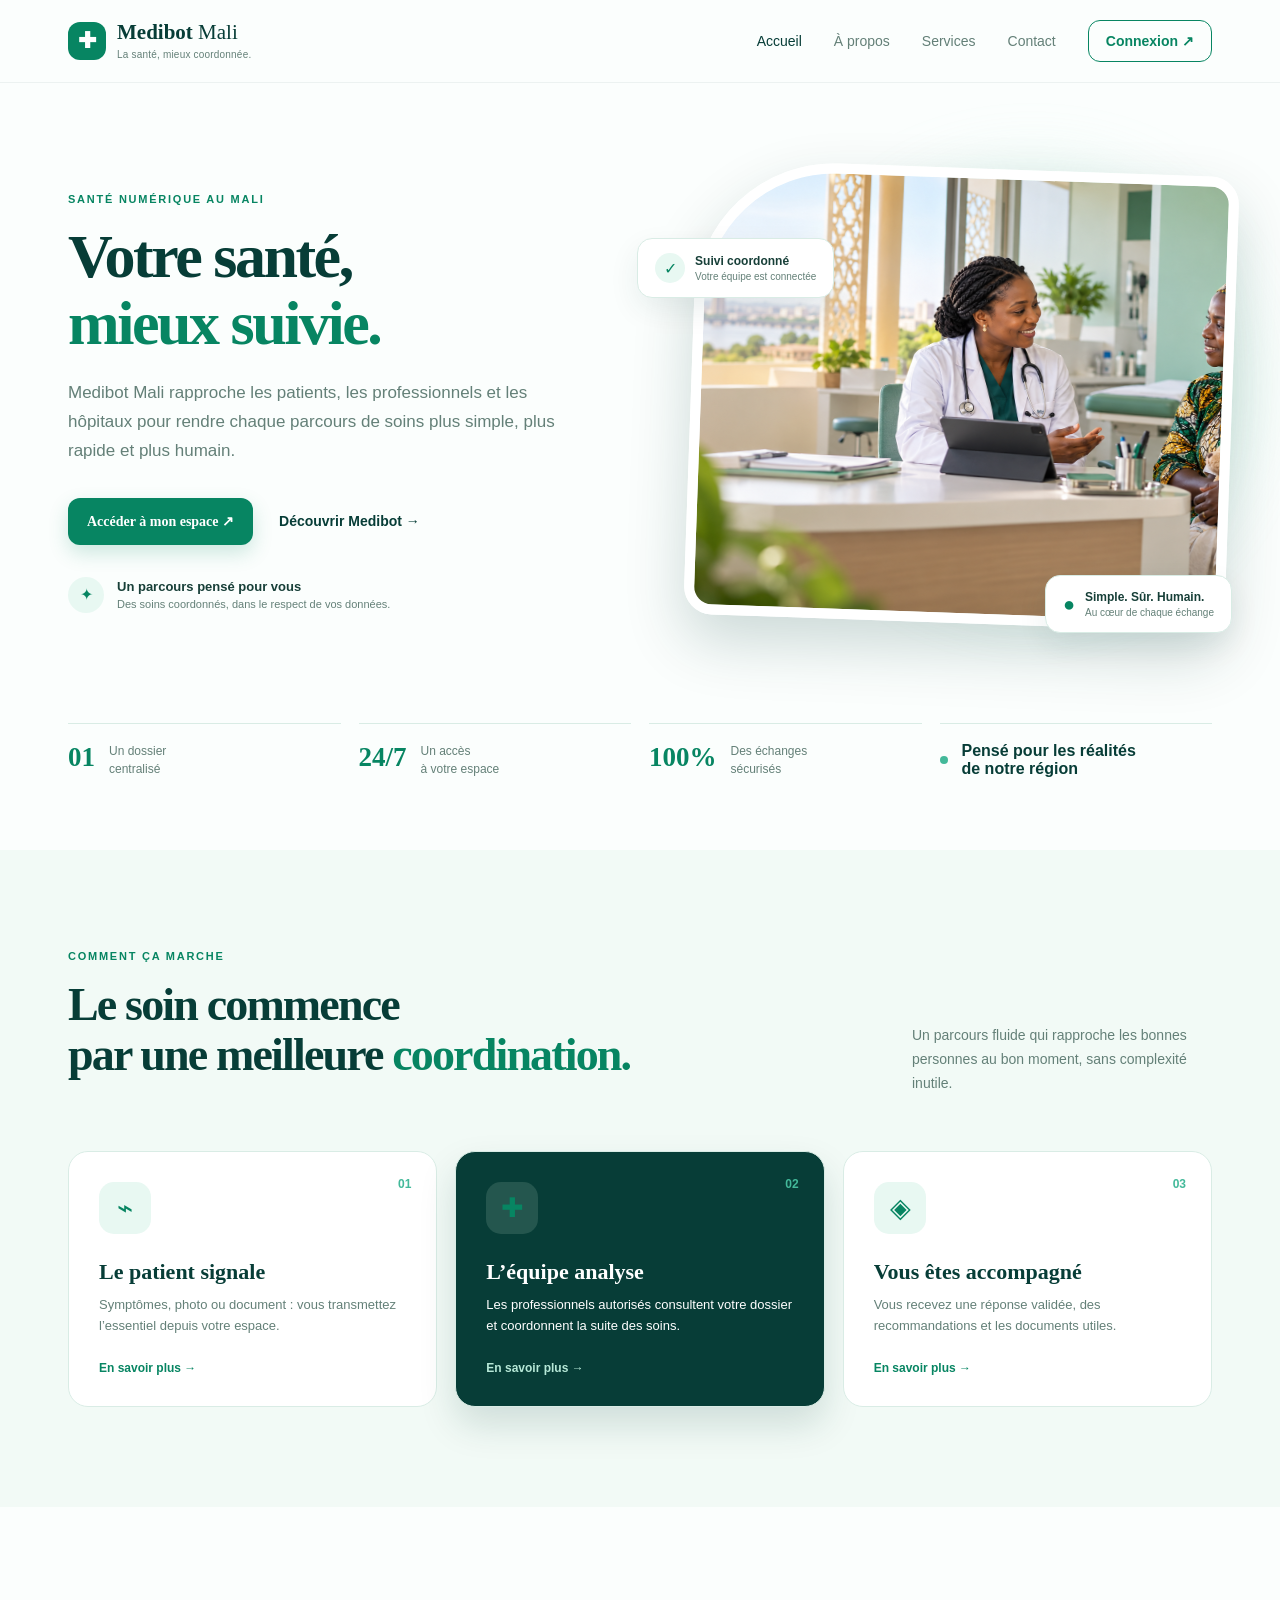
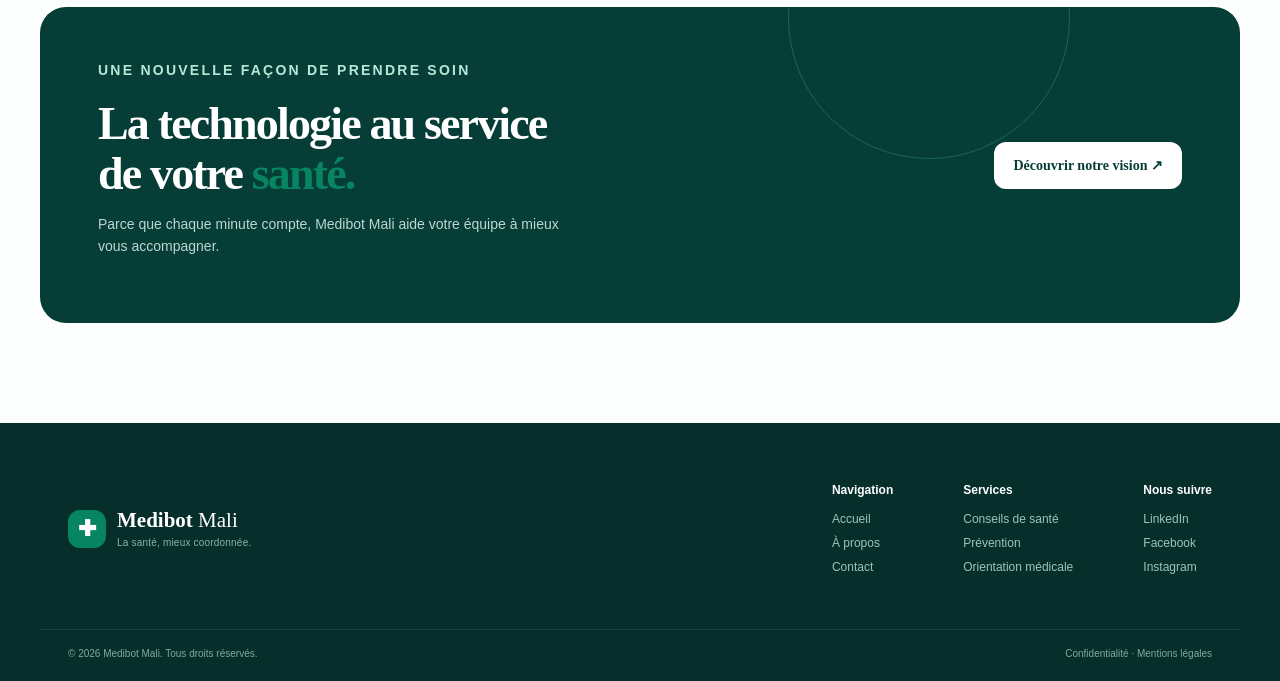
<file: site/index.html>
<!doctype html>
<html lang="fr"><head><meta charset="UTF-8"><meta name="viewport" content="width=device-width,initial-scale=1"><title>Medibot Mali — La santé, mieux coordonnée</title><link rel="stylesheet" href="styles.css"></head><body>
<header class="site-header"><nav class="nav container"><a class="brand" href="index.html"><span class="brand-mark">✚</span><span><b>Medibot</b> Mali<small>La santé, mieux coordonnée.</small></span></a><button class="menu-toggle">☰</button><div class="nav-links"><a class="active" href="index.html">Accueil</a><a href="about.html">À propos</a><a href="services.html">Services</a><a href="contact.html">Contact</a><a class="nav-login" href="login.html">Connexion ↗</a></div></nav></header>
<main>
<section class="hero container reveal"><div class="hero-copy"><p class="eyebrow">SANTÉ NUMÉRIQUE AU MALI</p><h1>Votre santé,<br><em>mieux suivie.</em></h1><p class="hero-text">Medibot Mali rapproche les patients, les professionnels et les hôpitaux pour rendre chaque parcours de soins plus simple, plus rapide et plus humain.</p><div class="hero-actions"><a class="button primary" href="login.html">Accéder à mon espace ↗</a><a class="text-link" href="about.html">Découvrir Medibot →</a></div><div class="trust"><span class="trust-icon">✦</span><span><b>Un parcours pensé pour vous</b><small>Des soins coordonnés, dans le respect de vos données.</small></span></div></div><div class="hero-visual"><div class="visual-glow"></div><div class="image-frame"><img src="assets/hero-clinic.png" alt="Médecin africaine échangeant avec une mère et son enfant"></div><div class="floating-card floating-top"><span class="mini-icon">✓</span><span><b>Suivi coordonné</b><small>Votre équipe est connectée</small></span></div><div class="floating-card floating-bottom"><span class="pulse">●</span><span><b>Simple. Sûr. Humain.</b><small>Au cœur de chaque échange</small></span></div></div></section>
<section class="stats container reveal"><div><strong>01</strong><span>Un dossier<br>centralisé</span></div><div><strong>24/7</strong><span>Un accès<br>à votre espace</span></div><div><strong>100%</strong><span>Des échanges<br>sécurisés</span></div><div class="stats-note"><span class="dot"></span> Pensé pour les réalités<br>de notre région</div></section>
<section class="section light" id="fonctionnement"><div class="container"><div class="section-heading reveal"><div><p class="eyebrow">COMMENT ÇA MARCHE</p><h2>Le soin commence<br>par une meilleure <em>coordination.</em></h2></div><p>Un parcours fluide qui rapproche les bonnes personnes au bon moment, sans complexité inutile.</p></div><div class="steps"><article class="step-card reveal"><span class="step-number">01</span><div class="step-icon">⌁</div><h3>Le patient signale</h3><p>Symptômes, photo ou document : vous transmettez l’essentiel depuis votre espace.</p><a href="login.html">En savoir plus →</a></article><article class="step-card featured reveal"><span class="step-number">02</span><div class="step-icon">✚</div><h3>L’équipe analyse</h3><p>Les professionnels autorisés consultent votre dossier et coordonnent la suite des soins.</p><a href="services.html">En savoir plus →</a></article><article class="step-card reveal"><span class="step-number">03</span><div class="step-icon">◈</div><h3>Vous êtes accompagné</h3><p>Vous recevez une réponse validée, des recommandations et les documents utiles.</p><a href="about.html">En savoir plus →</a></article></div></div></section>
<section class="cta container reveal"><div><p class="eyebrow">UNE NOUVELLE FAÇON DE PRENDRE SOIN</p><h2>La technologie au service<br>de votre <em>santé.</em></h2><p>Parce que chaque minute compte, Medibot Mali aide votre équipe à mieux vous accompagner.</p></div><a class="button light-button" href="about.html">Découvrir notre vision ↗</a></section>
</main><footer><div class="container footer-top"><a class="brand" href="index.html"><span class="brand-mark">✚</span><span><b>Medibot</b> Mali<small>La santé, mieux coordonnée.</small></span></a><div class="footer-links"><div><b>Navigation</b><a href="index.html">Accueil</a><a href="about.html">À propos</a><a href="contact.html">Contact</a></div><div><b>Services</b><a href="services.html">Conseils de santé</a><a href="services.html">Prévention</a><a href="services.html">Orientation médicale</a></div><div><b>Nous suivre</b><a href="contact.html">LinkedIn</a><a href="contact.html">Facebook</a><a href="contact.html">Instagram</a></div></div></div><div class="container footer-bottom"><span>© 2026 Medibot Mali. Tous droits réservés.</span><span>Confidentialité · Mentions légales</span></div></footer><script src="app.js"></script></body></html>
</file>
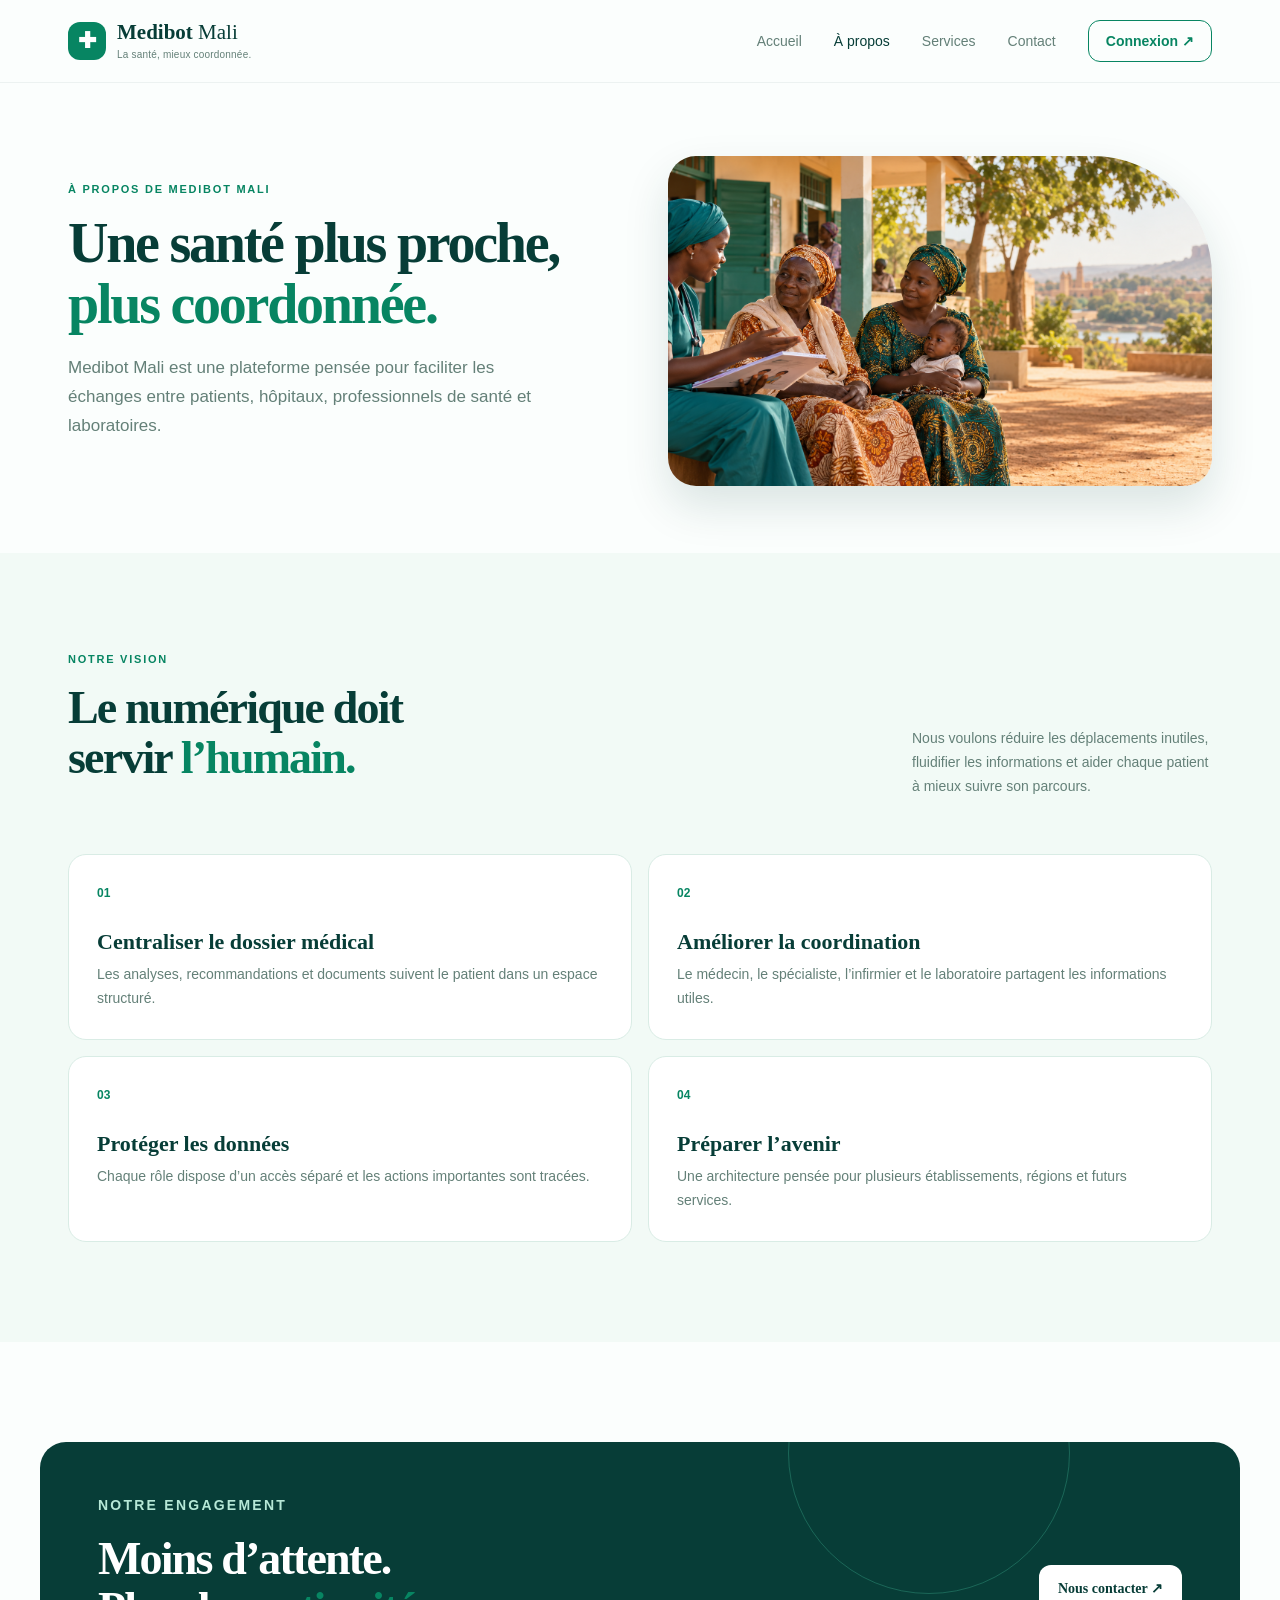
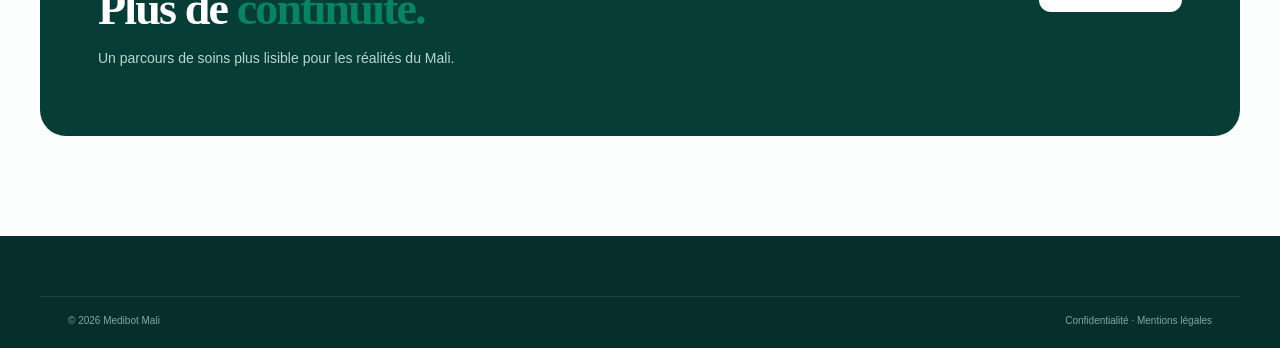
<file: site/about.html>
<!doctype html><html lang="fr"><head><meta charset="UTF-8"><meta name="viewport" content="width=device-width,initial-scale=1"><title>À propos — Medibot Mali</title><link rel="stylesheet" href="styles.css"></head><body><header class="site-header"><nav class="nav container"><a class="brand" href="index.html"><span class="brand-mark">✚</span><span><b>Medibot</b> Mali<small>La santé, mieux coordonnée.</small></span></a><button class="menu-toggle">☰</button><div class="nav-links"><a href="index.html">Accueil</a><a class="active" href="about.html">À propos</a><a href="services.html">Services</a><a href="contact.html">Contact</a><a class="nav-login" href="login.html">Connexion ↗</a></div></nav></header><main><section class="page-hero container"><div><p class="eyebrow">À PROPOS DE MEDIBOT MALI</p><h1>Une santé plus proche,<br><em>plus coordonnée.</em></h1><p>Medibot Mali est une plateforme pensée pour faciliter les échanges entre patients, hôpitaux, professionnels de santé et laboratoires.</p></div><img src="assets/community-care.png" alt="Professionnelle de santé échangeant avec une famille malienne"></section><section class="section light"><div class="container"><div class="section-heading"><div><p class="eyebrow">NOTRE VISION</p><h2>Le numérique doit<br>servir <em>l’humain.</em></h2></div><p>Nous voulons réduire les déplacements inutiles, fluidifier les informations et aider chaque patient à mieux suivre son parcours.</p></div><div class="benefit-grid"><article><b>01</b><h3>Centraliser le dossier médical</h3><p>Les analyses, recommandations et documents suivent le patient dans un espace structuré.</p></article><article><b>02</b><h3>Améliorer la coordination</h3><p>Le médecin, le spécialiste, l’infirmier et le laboratoire partagent les informations utiles.</p></article><article><b>03</b><h3>Protéger les données</h3><p>Chaque rôle dispose d’un accès séparé et les actions importantes sont tracées.</p></article><article><b>04</b><h3>Préparer l’avenir</h3><p>Une architecture pensée pour plusieurs établissements, régions et futurs services.</p></article></div></div></section><section class="container cta"><div><p class="eyebrow">NOTRE ENGAGEMENT</p><h2>Moins d’attente.<br>Plus de <em>continuité.</em></h2><p>Un parcours de soins plus lisible pour les réalités du Mali.</p></div><a class="button light-button" href="contact.html">Nous contacter ↗</a></section></main><footer><div class="container footer-bottom"><span>© 2026 Medibot Mali</span><span>Confidentialité · Mentions légales</span></div></footer><script src="app.js"></script></body></html>
</file>
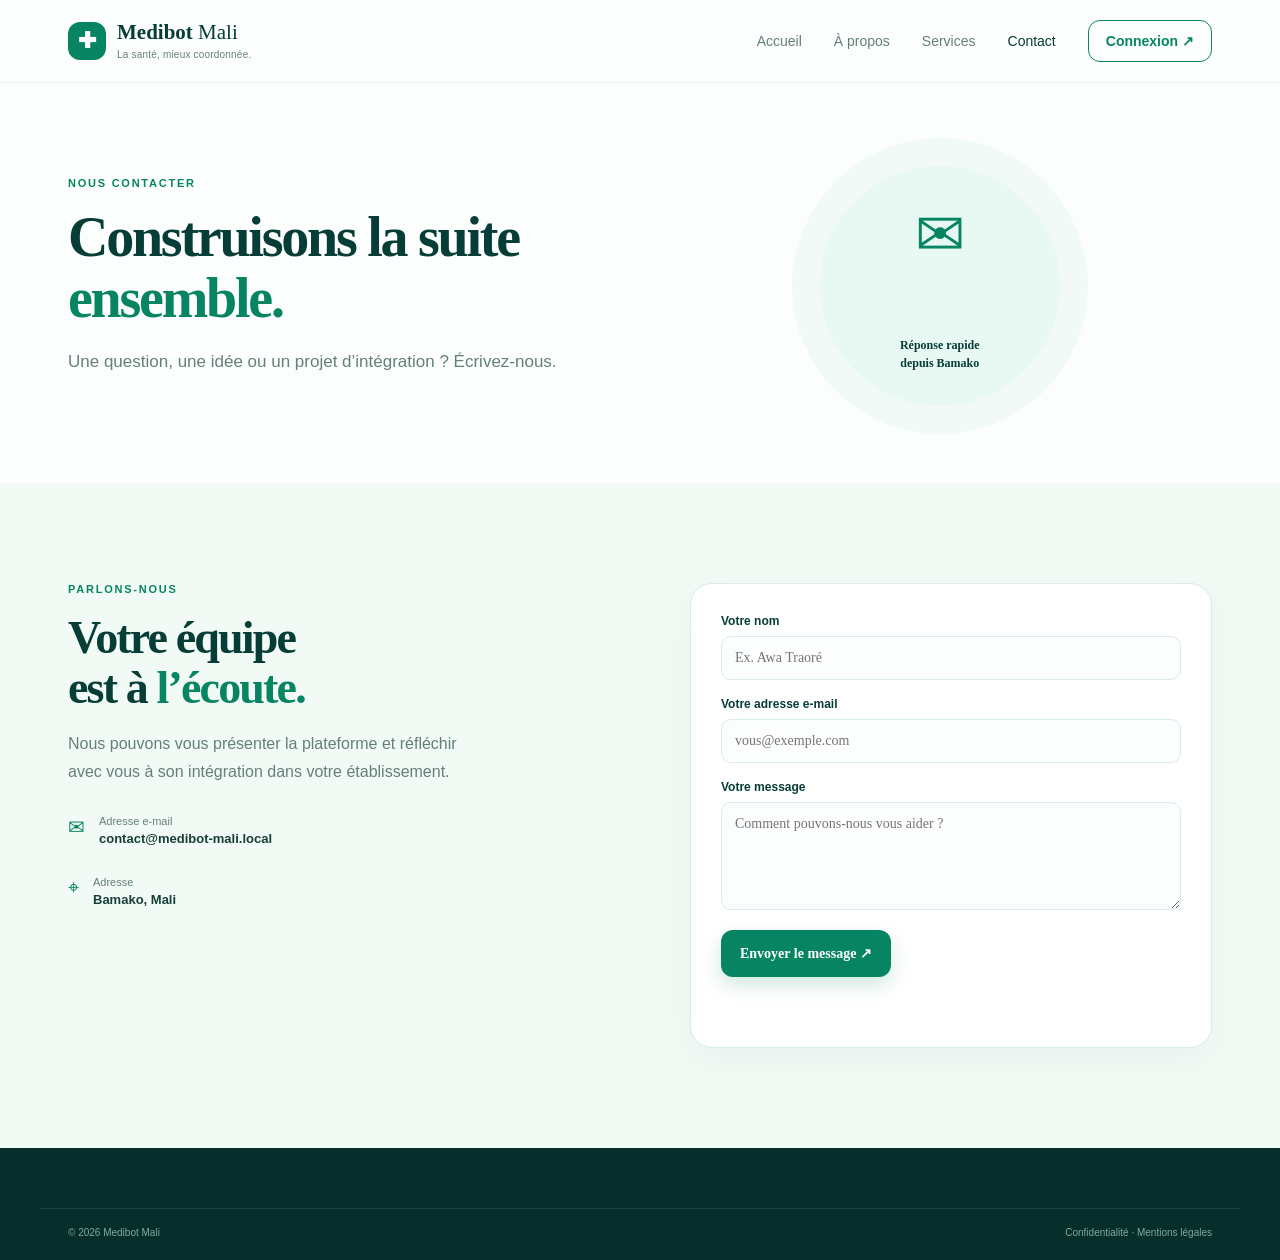
<file: site/contact.html>
<!doctype html><html lang="fr"><head><meta charset="UTF-8"><meta name="viewport" content="width=device-width,initial-scale=1"><title>Contact — Medibot Mali</title><link rel="stylesheet" href="styles.css"></head><body><header class="site-header"><nav class="nav container"><a class="brand" href="index.html"><span class="brand-mark">✚</span><span><b>Medibot</b> Mali<small>La santé, mieux coordonnée.</small></span></a><button class="menu-toggle">☰</button><div class="nav-links"><a href="index.html">Accueil</a><a href="about.html">À propos</a><a href="services.html">Services</a><a class="active" href="contact.html">Contact</a><a class="nav-login" href="login.html">Connexion ↗</a></div></nav></header><main><section class="page-hero compact-hero container"><div><p class="eyebrow">NOUS CONTACTER</p><h1>Construisons la suite<br><em>ensemble.</em></h1><p>Une question, une idée ou un projet d’intégration ? Écrivez-nous.</p></div><div class="contact-orb">✉<small>Réponse rapide<br>depuis Bamako</small></div></section><section class="section contact-section"><div class="container contact-grid"><div><p class="eyebrow">PARLONS-NOUS</p><h2>Votre équipe<br>est à <em>l’écoute.</em></h2><p>Nous pouvons vous présenter la plateforme et réfléchir avec vous à son intégration dans votre établissement.</p><div class="contact-details"><span>✉</span><div><small>Adresse e-mail</small><b>contact@medibot-mali.local</b></div></div><div class="contact-details"><span>⌖</span><div><small>Adresse</small><b>Bamako, Mali</b></div></div></div><form class="contact-form" id="contactForm"><label>Votre nom<input required placeholder="Ex. Awa Traoré"></label><label>Votre adresse e-mail<input required type="email" placeholder="vous@exemple.com"></label><label>Votre message<textarea required rows="5" placeholder="Comment pouvons-nous vous aider ?"></textarea></label><button class="button primary" type="submit">Envoyer le message ↗</button><p class="form-message"></p></form></div></section></main><footer><div class="container footer-bottom"><span>© 2026 Medibot Mali</span><span>Confidentialité · Mentions légales</span></div></footer><script src="app.js"></script></body></html>
</file>
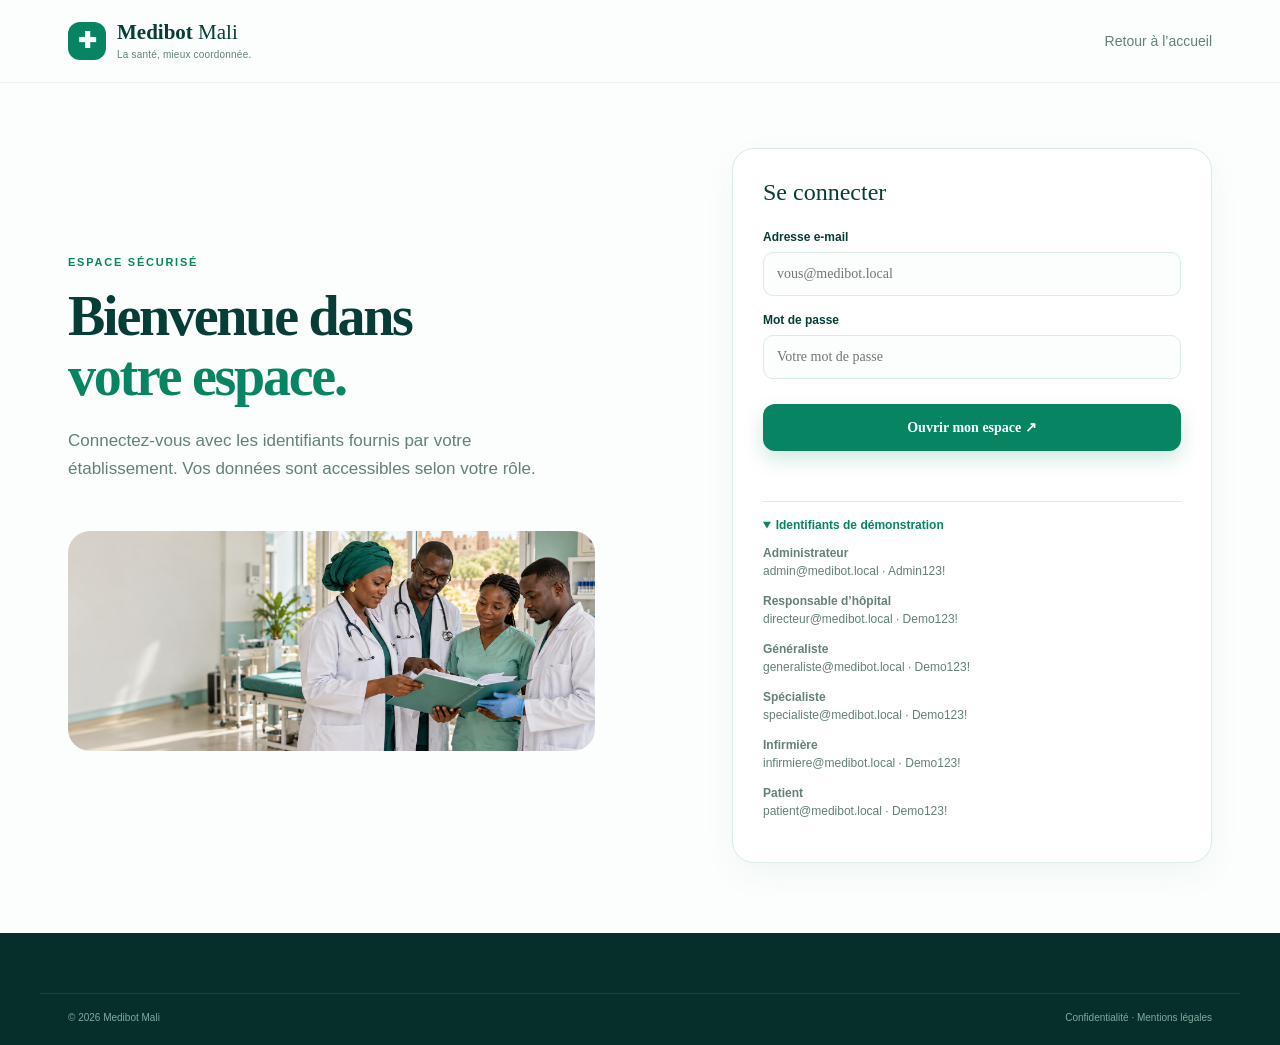
<file: site/login.html>
<!doctype html><html lang="fr"><head><meta charset="UTF-8"><meta name="viewport" content="width=device-width,initial-scale=1"><title>Connexion — Medibot Mali</title><link rel="stylesheet" href="styles.css"></head><body><header class="site-header"><nav class="nav container"><a class="brand" href="index.html"><span class="brand-mark">✚</span><span><b>Medibot</b> Mali<small>La santé, mieux coordonnée.</small></span></a><div class="nav-links"><a href="index.html">Retour à l’accueil</a></div></nav></header><main><section class="login-page container"><div class="login-intro"><p class="eyebrow">ESPACE SÉCURISÉ</p><h1>Bienvenue dans<br><em>votre espace.</em></h1><p>Connectez-vous avec les identifiants fournis par votre établissement. Vos données sont accessibles selon votre rôle.</p><img src="assets/team-clinic.png" alt="Équipe médicale africaine"></div><form class="login-form" id="loginForm"><h3>Se connecter</h3><label>Adresse e-mail<input required type="email" id="email" placeholder="vous@medibot.local"></label><label>Mot de passe<input required type="password" id="password" placeholder="Votre mot de passe"></label><button class="button primary full" type="submit">Ouvrir mon espace ↗</button><p class="login-message"></p><details open><summary>Identifiants de démonstration</summary><p><b>Administrateur</b><br>admin@medibot.local · Admin123!</p><p><b>Responsable d’hôpital</b><br>directeur@medibot.local · Demo123!</p><p><b>Généraliste</b><br>generaliste@medibot.local · Demo123!</p><p><b>Spécialiste</b><br>specialiste@medibot.local · Demo123!</p><p><b>Infirmière</b><br>infirmiere@medibot.local · Demo123!</p><p><b>Patient</b><br>patient@medibot.local · Demo123!</p></details></form></section></main><footer><div class="container footer-bottom"><span>© 2026 Medibot Mali</span><span>Confidentialité · Mentions légales</span></div></footer><script src="app.js"></script></body></html>
</file>
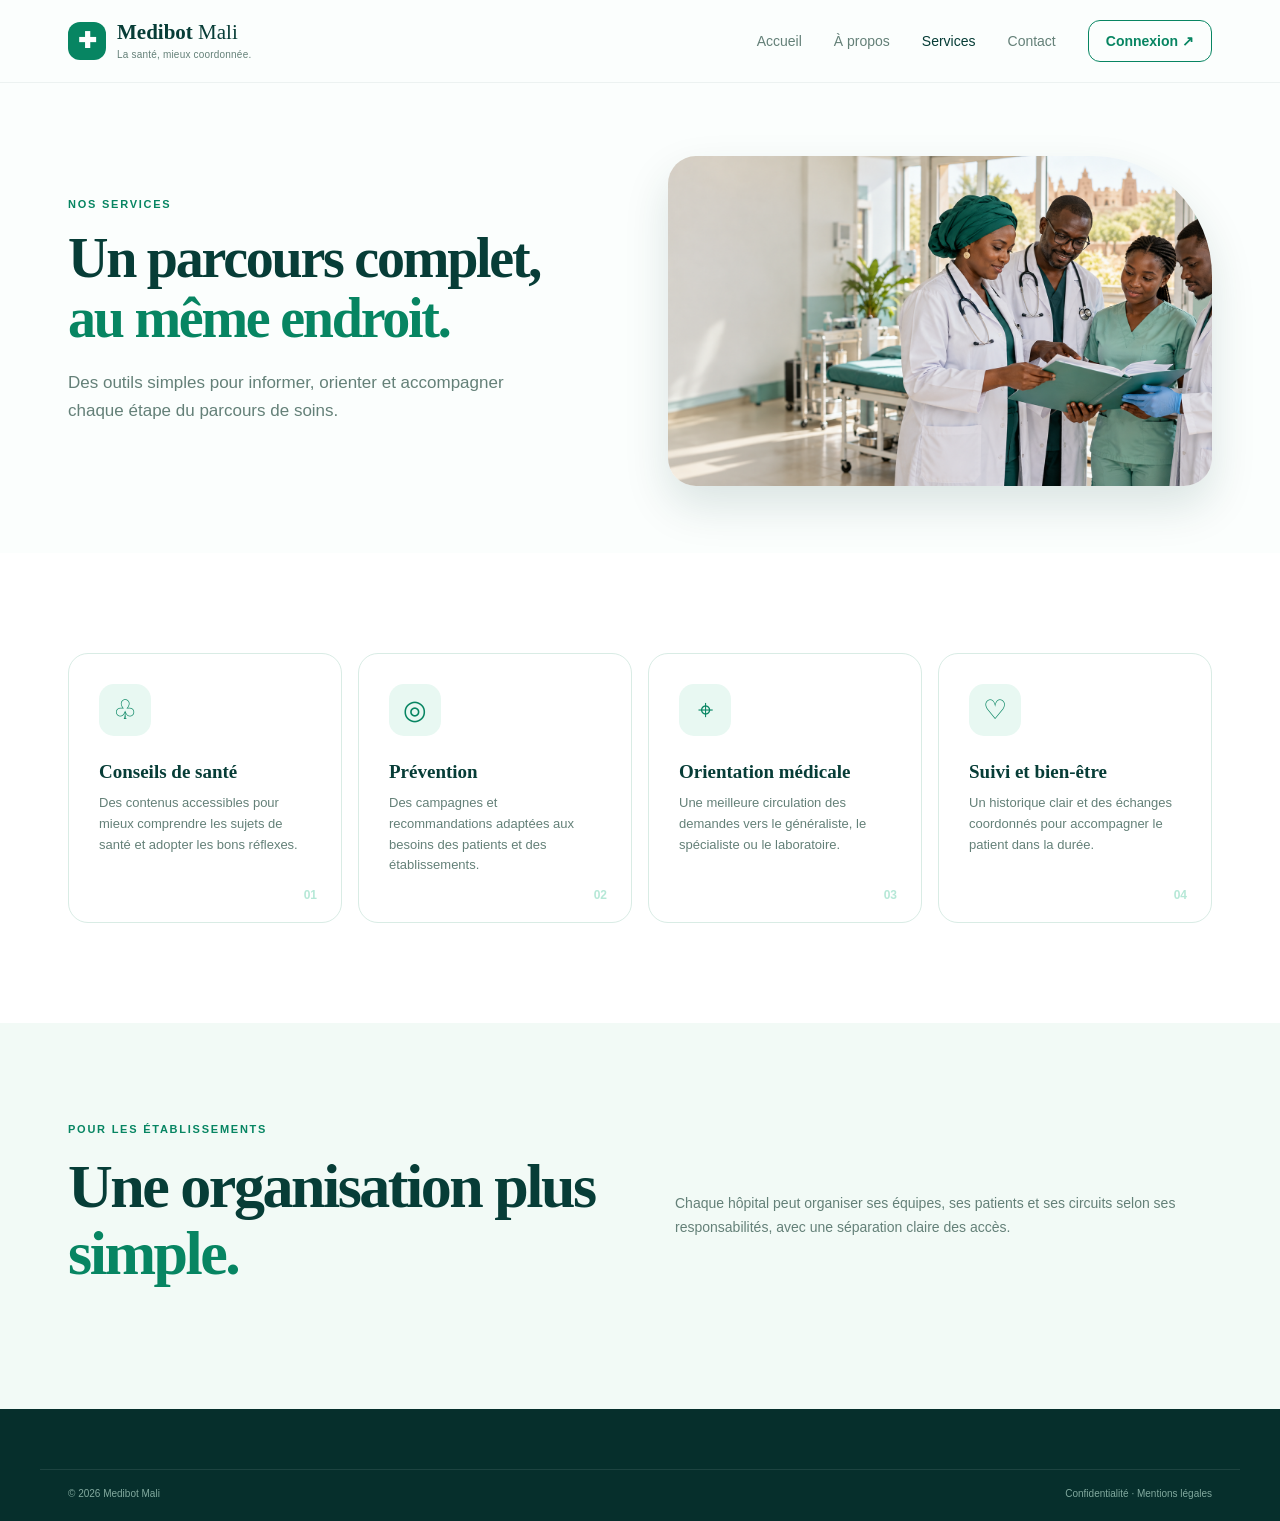
<file: site/services.html>
<!doctype html><html lang="fr"><head><meta charset="UTF-8"><meta name="viewport" content="width=device-width,initial-scale=1"><title>Services — Medibot Mali</title><link rel="stylesheet" href="styles.css"></head><body><header class="site-header"><nav class="nav container"><a class="brand" href="index.html"><span class="brand-mark">✚</span><span><b>Medibot</b> Mali<small>La santé, mieux coordonnée.</small></span></a><button class="menu-toggle">☰</button><div class="nav-links"><a href="index.html">Accueil</a><a href="about.html">À propos</a><a class="active" href="services.html">Services</a><a href="contact.html">Contact</a><a class="nav-login" href="login.html">Connexion ↗</a></div></nav></header><main><section class="page-hero container"><div><p class="eyebrow">NOS SERVICES</p><h1>Un parcours complet,<br><em>au même endroit.</em></h1><p>Des outils simples pour informer, orienter et accompagner chaque étape du parcours de soins.</p></div><img src="assets/team-clinic.png" alt="Équipe médicale africaine en réunion"></section><section class="section services"><div class="container"><div class="service-grid large"><article class="service-card"><div class="service-icon">♧</div><h3>Conseils de santé</h3><p>Des contenus accessibles pour mieux comprendre les sujets de santé et adopter les bons réflexes.</p><span>01</span></article><article class="service-card"><div class="service-icon">◎</div><h3>Prévention</h3><p>Des campagnes et recommandations adaptées aux besoins des patients et des établissements.</p><span>02</span></article><article class="service-card"><div class="service-icon">⌖</div><h3>Orientation médicale</h3><p>Une meilleure circulation des demandes vers le généraliste, le spécialiste ou le laboratoire.</p><span>03</span></article><article class="service-card"><div class="service-icon">♡</div><h3>Suivi et bien-être</h3><p>Un historique clair et des échanges coordonnés pour accompagner le patient dans la durée.</p><span>04</span></article></div></div></section><section class="section light"><div class="container split-copy"><div><p class="eyebrow">POUR LES ÉTABLISSEMENTS</p><h2>Une organisation plus <em>simple.</em></h2></div><p>Chaque hôpital peut organiser ses équipes, ses patients et ses circuits selon ses responsabilités, avec une séparation claire des accès.</p></div></section></main><footer><div class="container footer-bottom"><span>© 2026 Medibot Mali</span><span>Confidentialité · Mentions légales</span></div></footer><script src="app.js"></script></body></html>
</file>
<file: site/styles.css>
:root{--deep:#073d37;--green:#078562;--teal:#43b99a;--mint:#e8f8f2;--soft:#b6e8d7;--cream:#fbfefd;--ink:#173f38;--muted:#648078;--line:#d9ece5}*{box-sizing:border-box}html{scroll-behavior:smooth}body{margin:0;background:var(--cream);color:var(--ink);font-family:'DM Sans',sans-serif;overflow-x:hidden}.container{max-width:1200px;margin:0 auto;padding-left:28px;padding-right:28px}.site-header{background:rgba(251,254,253,.9);backdrop-filter:blur(14px);position:sticky;top:0;z-index:10;border-bottom:1px solid rgba(7,61,55,.06)}.nav{height:82px;display:flex;align-items:center;justify-content:space-between}.brand{display:flex;align-items:center;gap:11px;color:var(--deep);text-decoration:none;font-family:'Playfair Display',serif;font-size:21px;line-height:1}.brand b{font-weight:700}.brand small{display:block;font:10px 'DM Sans',sans-serif;color:var(--muted);margin-top:6px;letter-spacing:.02em}.brand-mark{display:grid;place-items:center;background:var(--green);color:white;border-radius:12px;width:38px;height:38px;font:700 22px 'DM Sans'}.nav-links{display:flex;align-items:center;gap:32px}.nav-links a{color:var(--muted);font-size:14px;text-decoration:none;transition:.2s}.nav-links a:hover,.nav-links a.active{color:var(--deep)}.nav-login{border:1px solid var(--green);padding:12px 17px;border-radius:12px;color:var(--green)!important;font-weight:700}.nav-login span,.button span{margin-left:10px}.menu-toggle{display:none;background:none;border:0;font-size:24px;color:var(--deep)}.hero{min-height:640px;display:grid;grid-template-columns:48% 52%;align-items:center;gap:20px;padding-top:55px;padding-bottom:55px}.eyebrow{color:var(--green);letter-spacing:.16em;font-weight:700;font-size:11px;margin:0 0 18px}.hero h1,h2{font-family:'Playfair Display',serif;color:var(--deep);font-size:62px;line-height:1.08;letter-spacing:-.04em;margin:0 0 22px}.hero h1 em,h2 em{font-style:normal;color:var(--green)}.hero-text{font-size:17px;line-height:1.7;color:var(--muted);max-width:510px}.hero-actions{display:flex;align-items:center;gap:26px;margin:32px 0}.button{display:inline-flex;align-items:center;justify-content:center;border:0;text-decoration:none;cursor:pointer;font:700 14px 'DM Sans';border-radius:12px;padding:15px 19px}.primary{background:var(--green);color:white;box-shadow:0 8px 20px #07856230}.primary:hover{background:var(--deep);transform:translateY(-2px)}.text-link{color:var(--deep);font-weight:700;text-decoration:none;font-size:14px}.text-link span{color:var(--green);margin-left:8px}.trust{display:flex;align-items:center;gap:13px}.trust-icon{background:var(--mint);color:var(--green);width:36px;height:36px;display:grid;place-items:center;border-radius:50%}.trust b,.trust small{display:block}.trust b{font-size:13px}.trust small{color:var(--muted);font-size:11px;margin-top:4px}.hero-visual{position:relative;height:510px}.image-frame{position:absolute;right:0;top:20px;width:91%;height:455px;border-radius:140px 28px 28px 28px;overflow:hidden;box-shadow:0 26px 60px #073d3730;transform:rotate(2deg);border:10px solid white}.image-frame img{width:100%;height:100%;object-fit:cover}.visual-glow{position:absolute;width:400px;height:400px;right:0;top:40px;background:var(--soft);filter:blur(40px);opacity:.55;border-radius:50%}.floating-card{position:absolute;background:white;border:1px solid var(--line);border-radius:15px;padding:14px 17px;display:flex;align-items:center;gap:10px;box-shadow:0 12px 30px #073d3715;z-index:2}.floating-card b,.floating-card small{display:block}.floating-card b{font-size:12px}.floating-card small{color:var(--muted);font-size:10px;margin-top:3px}.floating-top{top:90px;left:0}.floating-bottom{bottom:25px;right:0}.mini-icon{color:var(--green);background:var(--mint);border-radius:50%;width:30px;height:30px;display:grid;place-items:center}.pulse{color:var(--green);font-size:20px}.stats{display:grid;grid-template-columns:repeat(4,1fr);gap:18px;padding-bottom:72px}.stats>div{border-top:1px solid var(--line);padding-top:18px;display:flex;gap:14px}.stats strong{font:700 27px 'Playfair Display';color:var(--green)}.stats span{font-size:12px;line-height:1.5;color:var(--muted)}.stats-note{font-weight:600!important;color:var(--deep)!important;align-items:center}.dot{display:block;width:8px;height:8px;background:var(--teal);border-radius:50%}.section{padding:100px 0}.light{background:#f2faf6}.section-heading{display:flex;justify-content:space-between;align-items:end;margin-bottom:50px}.section-heading h2,.cta h2,.contact-grid h2,.login-grid h2{font-size:46px}.section-heading>p{max-width:300px;color:var(--muted);font-size:14px;line-height:1.7;margin-bottom:6px}.steps{display:grid;grid-template-columns:repeat(3,1fr);gap:18px}.step-card,.service-card{background:white;border:1px solid var(--line);border-radius:20px;padding:30px;position:relative;min-height:250px}.step-card.featured{background:var(--deep);color:white;transform:translateY(-14px);box-shadow:0 18px 36px #073d3725}.step-card.featured h3,.step-card.featured p{color:white}.step-number{position:absolute;right:25px;top:25px;color:var(--teal);font-weight:700;font-size:12px}.step-icon,.service-icon{width:52px;height:52px;background:var(--mint);color:var(--green);border-radius:15px;display:grid;place-items:center;font-size:27px;margin-bottom:25px}.featured .step-icon{background:#24564e}.step-card h3,.service-card h3{font-family:'Playfair Display';font-size:22px;margin:0 0 10px;color:var(--deep)}.step-card p,.service-card p{color:var(--muted);font-size:13px;line-height:1.6;margin:0}.featured p{color:#c7e2d9}.step-card a{display:inline-block;margin-top:24px;color:var(--green);font-size:12px;font-weight:700;text-decoration:none}.featured a{color:var(--soft)}.services{background:white}.compact{margin-bottom:38px}.service-grid{display:grid;grid-template-columns:repeat(4,1fr);gap:16px}.service-card{min-height:220px}.service-card h3{font-size:19px}.service-card span{position:absolute;right:24px;bottom:20px;color:var(--soft);font-weight:700;font-size:12px}.cta{margin-top:100px;margin-bottom:100px;background:var(--deep);color:white;border-radius:26px;padding:52px 58px;display:flex;justify-content:space-between;align-items:center;overflow:hidden;position:relative}.cta:after{content:'';position:absolute;width:280px;height:280px;border:1px solid #43b99a55;border-radius:50%;right:170px;top:-130px}.cta h2{color:white;margin-bottom:14px}.cta .eyebrow{color:var(--soft)}.cta p{color:#bad8cf;max-width:490px;line-height:1.6;font-size:14px}.light-button{background:white;color:var(--deep);z-index:1}.contact-section{background:#f2faf6}.contact-grid,.login-grid{display:grid;grid-template-columns:1fr 1fr;gap:100px;align-items:start}.contact-grid h2,.login-grid h2{margin-bottom:18px}.contact-grid>div>p:not(.eyebrow),.login-grid>div>p:not(.eyebrow){color:var(--muted);max-width:420px;line-height:1.7}.contact-details{display:flex;gap:14px;margin-top:30px}.contact-details>span{color:var(--green);font-size:20px}.contact-details small,.contact-details b{display:block}.contact-details small{color:var(--muted);font-size:11px;margin-bottom:4px}.contact-details b{font-size:13px}.contact-form,.login-form{background:white;border:1px solid var(--line);border-radius:22px;padding:30px;box-shadow:0 12px 35px #073d370b}.contact-form label,.login-form label{display:block;font-size:12px;font-weight:700;color:var(--deep);margin-bottom:17px}.contact-form input,.contact-form textarea,.login-form input{display:block;width:100%;border:1px solid var(--line);border-radius:10px;padding:13px;margin-top:8px;font:14px 'DM Sans';outline:none;color:var(--deep);background:#fbfefd}.contact-form input:focus,.contact-form textarea:focus,.login-form input:focus{border-color:var(--teal);box-shadow:0 0 0 3px var(--mint)}.contact-form button{margin-top:3px}.form-message,.login-message{font-size:12px;color:var(--green);min-height:16px}.login-section{background:white}.login-form h3{font:24px 'Playfair Display';color:var(--deep);margin-top:0}.full{width:100%;margin-top:8px}.login-note{margin-top:30px;display:inline-block;background:var(--mint);color:var(--deep);padding:13px 16px;border-radius:12px;font-size:12px;line-height:1.5}details{margin-top:22px;border-top:1px solid var(--line);padding-top:16px;color:var(--muted);font-size:12px}summary{cursor:pointer;color:var(--green);font-weight:700}details p{line-height:1.5}footer{background:#062f2c;color:#b6d6cc;padding-top:60px}.footer-top{display:flex;justify-content:space-between;padding-bottom:55px}.footer-top .brand{color:white}.footer-top .brand small{color:#8bb2a7}.footer-links{display:flex;gap:70px}.footer-links div{display:flex;flex-direction:column;gap:10px}.footer-links b{color:white;font-size:12px;margin-bottom:5px}.footer-links a{color:#9fc3b8;text-decoration:none;font-size:12px}.footer-bottom{border-top:1px solid #ffffff18;padding-top:18px;padding-bottom:22px;display:flex;justify-content:space-between;font-size:10px;color:#81a99e}.reveal{animation:rise .7s ease both}@keyframes rise{from{opacity:0;transform:translateY(18px)}to{opacity:1;transform:none}}@media(max-width:900px){.nav-links{gap:14px}.hero{grid-template-columns:1fr;padding-top:40px}.hero-visual{height:430px}.image-frame{width:85%}.stats,.service-grid{grid-template-columns:repeat(2,1fr)}.section-heading,.cta{display:block}.section-heading>p{margin-top:18px}.cta .button{margin-top:25px}.contact-grid,.login-grid{gap:40px}}@media(max-width:640px){.container{padding-left:20px;padding-right:20px}.nav{height:70px}.menu-toggle{display:block}.nav-links{display:none;position:absolute;top:70px;left:0;right:0;background:white;padding:20px;flex-direction:column;align-items:stretch;box-shadow:0 10px 20px #073d3715}.nav-links.open{display:flex}.hero{padding-top:35px;min-height:auto}.hero h1{font-size:48px}.hero-visual{height:360px;margin-top:25px}.image-frame{height:325px;border-radius:90px 22px 22px 22px}.floating-top{top:35px}.floating-bottom{bottom:0}.stats,.steps,.service-grid,.contact-grid,.login-grid{grid-template-columns:1fr}.stats{gap:25px}.step-card.featured{transform:none}.section{padding:70px 0}.section-heading h2,.cta h2,.contact-grid h2,.login-grid h2{font-size:38px}.footer-top{display:block}.footer-links{gap:28px;flex-wrap:wrap;margin-top:35px}.footer-bottom{display:block;line-height:2}.footer-bottom span{display:block}}
/* Multi-page layouts */
.page-hero{min-height:470px;display:grid;grid-template-columns:1fr 1fr;align-items:center;gap:55px;padding-top:60px;padding-bottom:55px}.page-hero h1,.login-intro h1{font:600 56px/1.08 'Playfair Display';letter-spacing:-.04em;color:var(--deep);margin:0 0 20px}.page-hero h1 em,.login-intro h1 em{font-style:normal;color:var(--green)}.page-hero p:not(.eyebrow),.login-intro>p:not(.eyebrow){max-width:490px;color:var(--muted);font-size:17px;line-height:1.7}.page-hero img{width:100%;height:330px;object-fit:cover;border-radius:28px 120px 28px 28px;box-shadow:0 20px 45px #073d3722}.compact-hero{min-height:400px}.contact-orb{width:240px;height:240px;border-radius:50%;background:var(--mint);display:grid;place-items:center;color:var(--green);font-size:60px;justify-self:center;box-shadow:0 0 0 28px #e8f8f280}.contact-orb small{font:700 12px/1.5 'DM Sans';text-align:center;color:var(--deep)}.benefit-grid{display:grid;grid-template-columns:repeat(2,1fr);gap:16px}.benefit-grid article{background:white;border:1px solid var(--line);border-radius:18px;padding:28px}.benefit-grid b{color:var(--green);font-size:12px}.benefit-grid h3{font:600 22px 'Playfair Display';color:var(--deep);margin:28px 0 8px}.benefit-grid p,.split-copy>p{color:var(--muted);line-height:1.7;font-size:14px;margin:0}.service-grid.large .service-card{min-height:270px}.split-copy{display:grid;grid-template-columns:1fr 1fr;gap:70px;align-items:center}.login-page{min-height:710px;display:grid;grid-template-columns:1fr 1fr;gap:90px;align-items:center;padding-top:65px;padding-bottom:70px}.login-intro img{width:100%;height:220px;object-fit:cover;border-radius:22px;margin-top:30px}.login-page .login-form{max-width:480px;width:100%;justify-self:end}@media(max-width:900px){.page-hero,.login-page{grid-template-columns:1fr}.page-hero img{height:300px}.login-page .login-form{justify-self:stretch}.split-copy{gap:40px}}@media(max-width:640px){.page-hero,.login-page{padding-top:35px}.page-hero h1,.login-intro h1{font-size:44px}.page-hero img{height:240px;border-radius:22px 70px 22px 22px}.contact-orb{width:180px;height:180px;margin:20px auto}.benefit-grid,.split-copy{grid-template-columns:1fr}}
</file>
